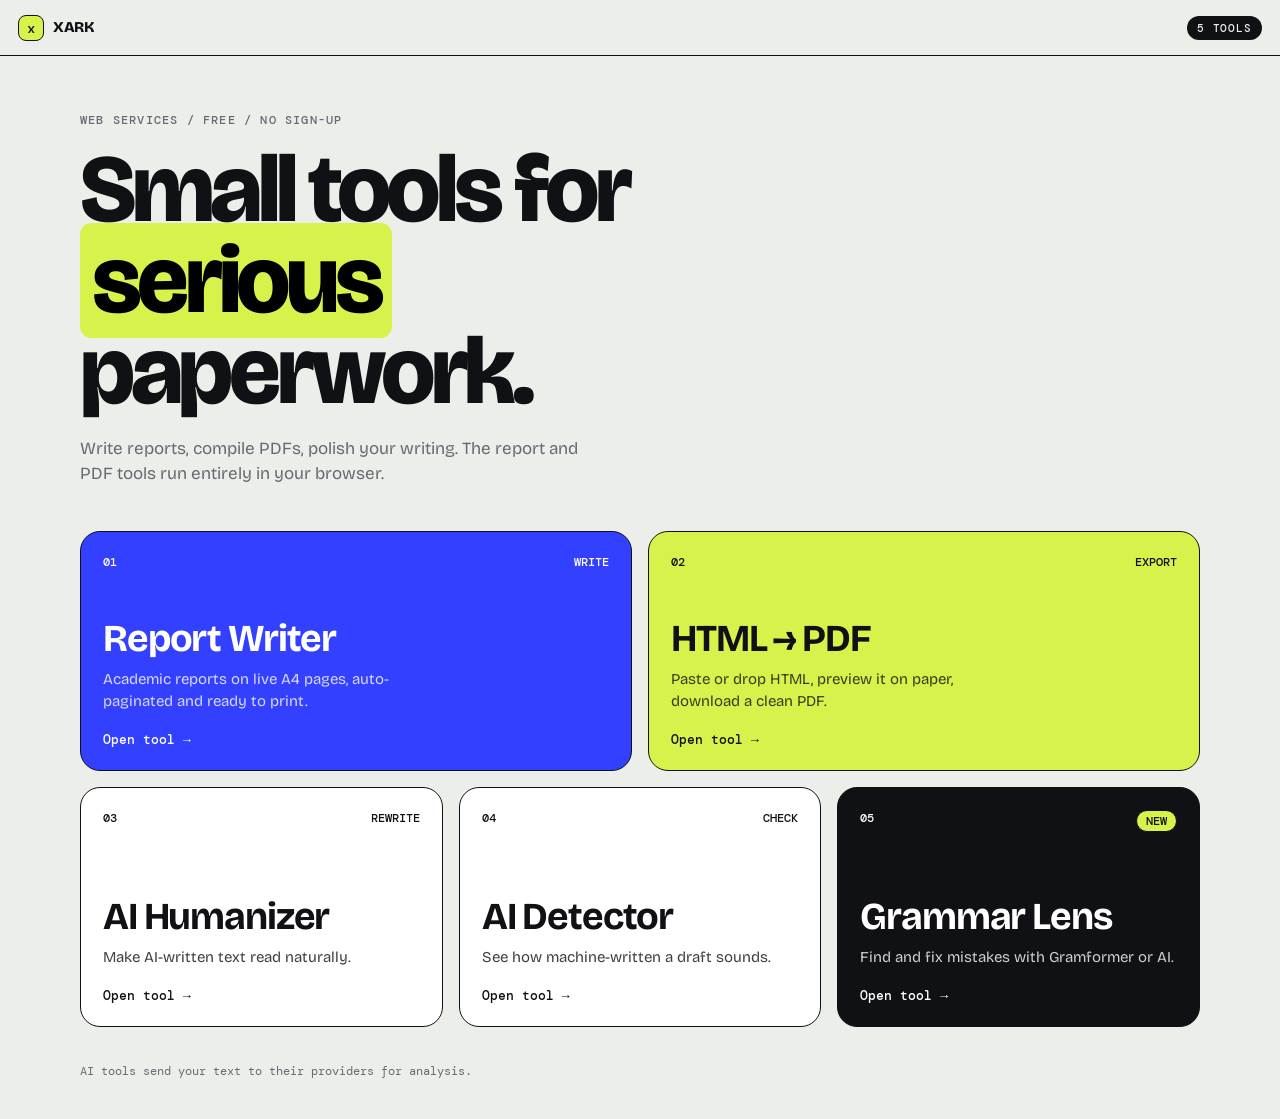
<file: index.html>
<!doctype html>
<html lang="en"><head><meta charset="utf-8"><meta name="viewport" content="width=device-width,initial-scale=1">
<title>XARK Web Services</title><link rel="preconnect" href="https://fonts.googleapis.com"><link rel="preconnect" href="https://fonts.gstatic.com" crossorigin><link href="https://fonts.googleapis.com/css2?family=Bricolage+Grotesque:opsz,wght@12..96,400..800&family=DM+Mono:wght@400;500&display=swap" rel="stylesheet">
<link rel="stylesheet" href="./assets/xark.css">
<style>
main{width:min(1120px,calc(100% - 32px));margin:0 auto;padding:56px 0 40px}
.eyebrow{font:500 12px var(--m);letter-spacing:.1em;text-transform:uppercase;color:var(--mut)}
h1{font-size:clamp(42px,8.5vw,96px);line-height:.95;letter-spacing:-.045em;font-weight:800;margin:16px 0 18px;max-width:11ch}
h1 mark{background:var(--lime);padding:0 .12em;border-radius:.12em;box-decoration-break:clone}
.sub{max-width:520px;color:var(--mut);font-size:17px;margin:0 0 44px}
.grid{display:grid;grid-template-columns:repeat(6,1fr);gap:16px}
.card{grid-column:span 2;display:flex;flex-direction:column;min-height:240px;padding:22px;border:1.5px solid var(--ink);border-radius:20px;background:var(--card);text-decoration:none;transition:transform .15s,box-shadow .15s}
.card:hover{transform:translate(-4px,-4px);box-shadow:6px 6px 0 var(--ink)}
.card.w{grid-column:span 3}.card.blue{background:var(--blue);color:#fff}.card.lime{background:var(--lime)}.card.dark{background:var(--ink);color:#fff}
.top{display:flex;justify-content:space-between;font:500 12px var(--m)}
.badge{padding:2px 9px;border-radius:99px;background:var(--lime);color:var(--ink);border:1.5px solid var(--ink)}
.card h2{font-size:clamp(26px,3.2vw,38px);letter-spacing:-.03em;line-height:1;margin:auto 0 10px}
.card p{margin:0;max-width:34ch;opacity:.8}
.go{margin-top:18px;font:500 13px var(--m)}.card:hover .go{text-decoration:underline}
footer{margin-top:36px;font:400 12px var(--m);color:var(--mut)}
@media(max-width:820px){.grid{grid-template-columns:1fr}.card,.card.w{grid-column:auto;min-height:190px}}
</style></head>
<body>
<header><a class="brand" href="./"><i>x</i>XARK</a><span>5 tools</span></header>
<main>
<div class="eyebrow">Web services / free / no sign-up</div>
<h1>Small tools for <mark>serious</mark> paperwork.</h1>
<p class="sub">Write reports, compile PDFs, polish your writing. The report and PDF tools run entirely in your browser.</p>
<div class="grid">
<a class="card w blue" href="./report/"><div class="top"><span>01</span><span>WRITE</span></div><h2>Report Writer</h2><p>Academic reports on live A4 pages, auto-paginated and ready to print.</p><div class="go">Open tool →</div></a>
<a class="card w lime" href="./com/"><div class="top"><span>02</span><span>EXPORT</span></div><h2>HTML → PDF</h2><p>Paste or drop HTML, preview it on paper, download a clean PDF.</p><div class="go">Open tool →</div></a>
<a class="card" href="./humanizer/"><div class="top"><span>03</span><span>REWRITE</span></div><h2>AI Humanizer</h2><p>Make AI-written text read naturally.</p><div class="go">Open tool →</div></a>
<a class="card" href="./dictator/"><div class="top"><span>04</span><span>CHECK</span></div><h2>AI Detector</h2><p>See how machine-written a draft sounds.</p><div class="go">Open tool →</div></a>
<a class="card dark" href="https://grammarlens.ai.studio/"><div class="top"><span>05</span><span class="badge">NEW</span></div><h2>Grammar Lens</h2><p>Find and fix mistakes with Gramformer or AI.</p><div class="go">Open tool →</div></a>
</div>
<footer>AI tools send your text to their providers for analysis.</footer>
</main></body></html>
</file>
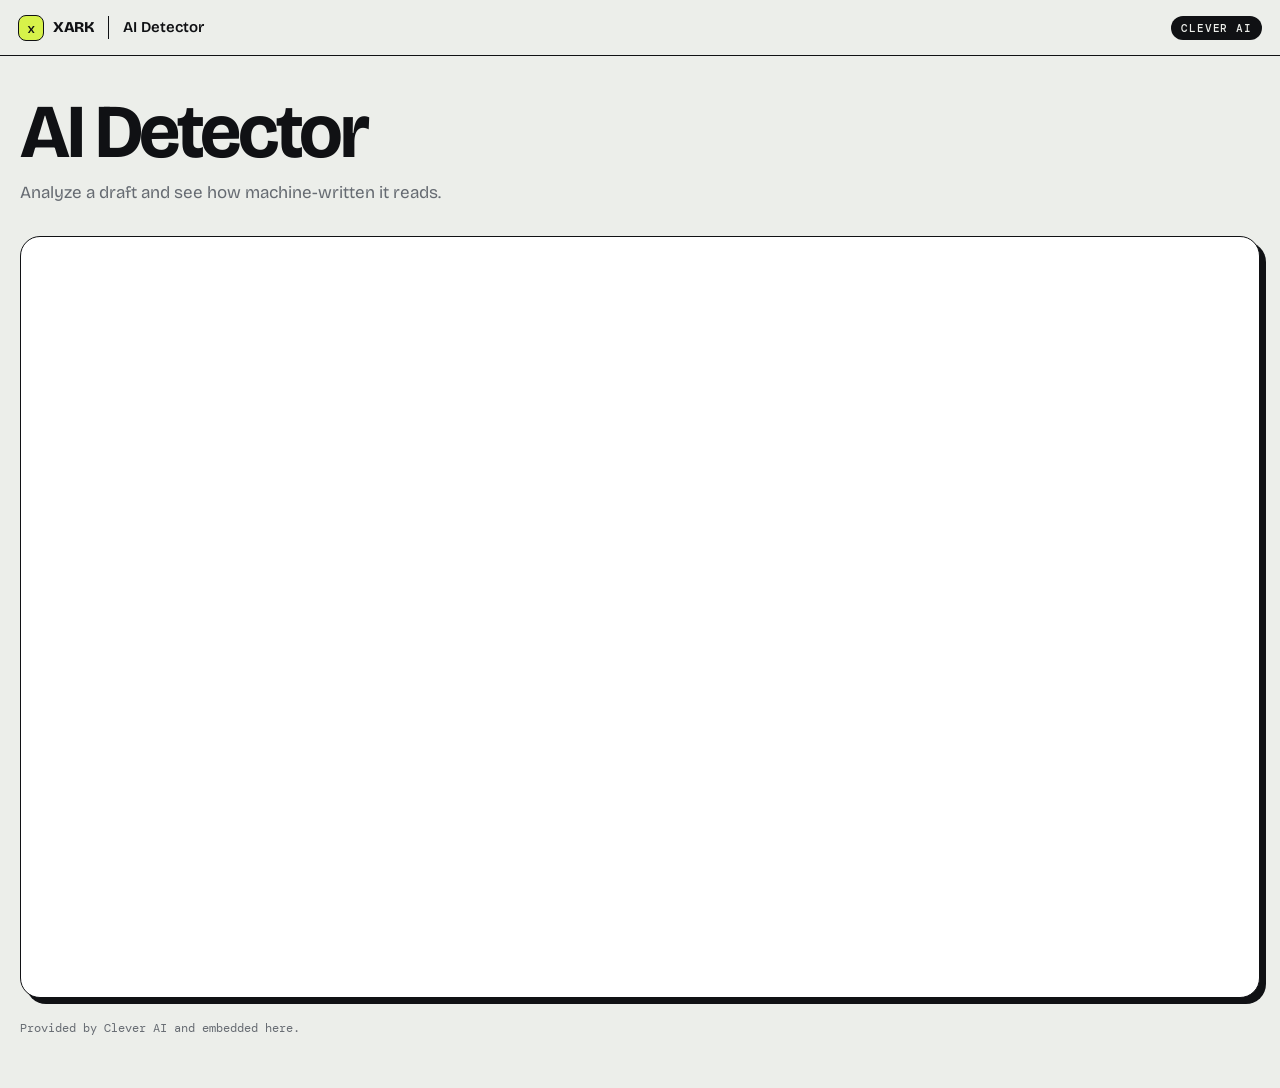
<file: dictator/index.html>
<!doctype html>
<html lang="en"><head><meta charset="utf-8"><meta name="viewport" content="width=device-width,initial-scale=1">
<title>AI Detector • XARK</title><link rel="preconnect" href="https://fonts.googleapis.com"><link rel="preconnect" href="https://fonts.gstatic.com" crossorigin><link href="https://fonts.googleapis.com/css2?family=Bricolage+Grotesque:opsz,wght@12..96,400..800&family=DM+Mono:wght@400;500&display=swap" rel="stylesheet">
<link rel="stylesheet" href="../assets/xark.css">
<style>main{width:min(1240px,calc(100% - 32px));margin:0 auto;padding:40px 0}
h1{font-size:clamp(38px,7vw,76px);line-height:.95;letter-spacing:-.045em;margin:0 0 12px}.intro{max-width:560px;color:var(--mut);font-size:17px;margin:0}
.widget{margin-top:30px;border:1.5px solid var(--ink);border-radius:20px;overflow:hidden;background:#fff;box-shadow:6px 6px 0 var(--ink)}
iframe{display:block;width:100%;height:760px;border:0}.note{font:12px var(--m);color:var(--mut);margin-top:22px}</style></head>
<body><header><a class="brand" href="../"><i>x</i>XARK</a><b>AI Detector</b><span>Clever AI</span></header>
<main><h1>AI Detector</h1><p class="intro">Analyze a draft and see how machine-written it reads.</p>
<section class="widget" aria-label="AI Detector"><iframe src="https://widgets.cleverhumanizer.ai/embed/c1a37f8ba2244f65a91ba24c4b2b6ba2?theme=light" aria-label="AI Detector" sandbox="allow-scripts allow-same-origin allow-popups allow-popups-to-escape-sandbox" allow="clipboard-write" referrerpolicy="origin"></iframe></section>
<p class="note">Provided by Clever AI and embedded here.</p></main></body></html>
</file>
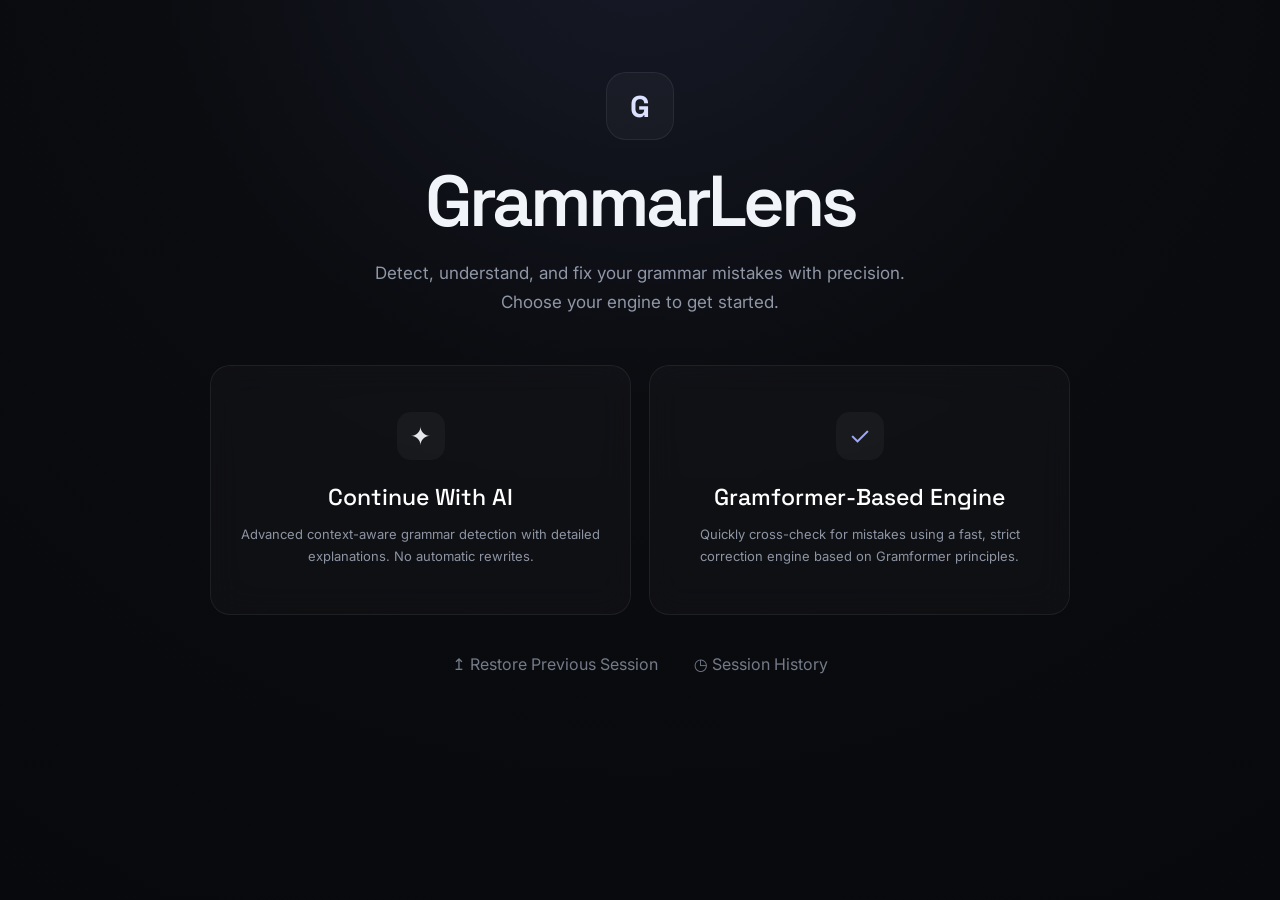
<file: grammar-lens/index.html>
<!doctype html>
<html lang="en">
<head>
<meta charset="utf-8">
<meta name="viewport" content="width=device-width,initial-scale=1">
<title>GrammarLens • XARK Web Services</title>
<link rel="preconnect" href="https://fonts.googleapis.com">
<link rel="preconnect" href="https://fonts.gstatic.com" crossorigin>
<link href="https://fonts.googleapis.com/css2?family=Inter:wght@300;400;500;600;700&family=Space+Grotesk:wght@500;600;700&display=swap" rel="stylesheet">
<link rel="stylesheet" href="./style.css">
</head>
<body>
<div class="app"><div class="ambient ambient-a"></div><div class="ambient ambient-b"></div>
<section id="welcome" class="screen">
  <div class="welcome-wrap">
    <div class="brand-mark"><span>G</span></div>
    <h1>GrammarLens</h1>
    <p class="lead">Detect, understand, and fix your grammar mistakes with precision.<br>Choose your engine to get started.</p>
    <div id="engineChoices" class="engine-grid">
      <button class="engine-card" data-engine="ai">
        <div class="icon-box">✦</div><h2>Continue With AI</h2>
        <p>Advanced context-aware grammar detection with detailed explanations. No automatic rewrites.</p>
      </button>
      <button class="engine-card" data-engine="gramformer">
        <div class="icon-box violet">✓</div><h2>Gramformer-Based Engine</h2>
        <p>Quickly cross-check for mistakes using a fast, strict correction engine based on Gramformer principles.</p>
      </button>
    </div>
    <div id="consent" class="consent hidden">
      <div class="consent-icon">⚿</div><h2>Privacy Notice</h2>
      <p>Text will be processed by the selected AI service (Google Gemini) to detect grammar mistakes. Your text will be sent to external servers for this analysis.</p>
      <div class="consent-actions"><button id="consentBack" class="secondary">Back</button><button id="consentYes" class="primary">I Consent</button></div>
    </div>
    <div class="welcome-links"><button id="restoreBtn">↥ Restore Previous Session</button><button id="historyBtn">◷ Session History</button><input id="restoreFile" type="file" accept=".json" hidden></div>
  </div>
</section>

<section id="workspace" class="screen hidden">
  <nav class="topbar">
    <div class="nav-inner">
      <div class="nav-brand"><div class="mini-mark">G</div><span>GrammarLens</span></div>
      <div class="nav-actions"><span id="enginePill" class="engine-pill"><i></i><b>Gramformer Engine</b></span><button id="navHistory" class="nav-btn">◷ <span>History</span></button><button id="exportBtn" class="nav-btn hidden">↓ <span>Export</span></button><button id="exitBtn" class="nav-btn exit">↪ <span>Exit</span></button></div>
    </div>
  </nav>
  <main class="main">
    <section id="inputModule" class="input-card glass">
      <div class="input-tabs" role="tablist">
        <button class="input-tab active" data-type="text">T <span>Text</span></button>
        <button class="input-tab" data-type="image">▧ <span>Image</span></button>
        <button class="input-tab" data-type="document">▤ <span>Document</span></button>
      </div>
      <div class="input-stage">
        <textarea id="editor" spellcheck="true" placeholder="Paste or type your text here..."></textarea>
        <div id="fileDrop" class="file-drop hidden"><div class="drop-icon">↑</div><h3>Drop a file here</h3><p>Upload an image or text document to continue.</p><input id="fileInput" type="file" hidden></div>
      </div>
      <div class="input-footer"><span id="inputMeta">0 words · 0 characters</span><button id="analyzeBtn" class="primary">Analyze Grammar <span>→</span></button></div>
      <div id="loading" class="loading hidden"><div class="spinner"></div><h3 id="loadingTitle">Analyzing…</h3><p id="loadingText">Initializing analysis</p></div>
    </section>

    <section id="review" class="review-layout hidden">
      <div class="review-main glass">
        <div class="fix-toolbar">
          <div class="toolbar-left"><div class="view-switch"><button class="view-btn active" data-view="highlights">◉ Highlights</button><button class="view-btn" data-view="edit">✎ Edit Text</button></div><div class="history-actions"><button id="undoBtn" title="Undo">↶</button><button id="redoBtn" title="Redo">↷</button></div></div>
          <div class="toolbar-right"><button id="applyAllBtn" class="success">✓ <span>Apply All</span></button><button id="ignoreAllBtn" class="subtle">× <span>Ignore All</span></button><button id="resetBtn" class="danger">⌫ <span>Reset</span></button></div>
        </div>
        <div id="highlightEditor" class="highlight-editor"></div>
        <textarea id="editEditor" class="edit-editor hidden"></textarea>
      </div>
      <aside class="review-side">
        <div class="side-panel glass">
          <div class="side-head"><div><h3>Review</h3><span id="issueCount">0 issues</span></div><button id="searchToggle">⌕</button></div>
          <input id="search" class="search hidden" placeholder="Search issues…">
          <div id="issueList" class="issue-list"></div>
        </div>
        <div id="explanation" class="side-panel glass explanation"></div>
      </aside>
    </section>
  </main>
</section>

<div id="exportModal" class="modal hidden"><div class="modal-backdrop"></div><div class="modal-card">
  <div class="modal-head"><h2>Export & Share</h2><button id="closeExport">×</button></div>
  <div class="modal-body"><label>Content to Export</label><div class="choice-grid" id="exportTypes"><button data-type="original">Original Text</button><button data-type="corrected" class="selected">Corrected Text</button><button data-type="report">Grammar Report</button><button data-type="session">Full Session</button></div><label>Format</label><div class="format-row" id="formats"><button data-format="txt" class="selected">TXT</button><button data-format="md">Markdown</button><button data-format="html">HTML</button><button data-format="json" class="json-format">JSON</button></div><div class="filename"><span>Filename:</span><b id="filename">GrammarLens_Corrected.txt</b></div></div>
  <div class="modal-foot"><button id="printExport" class="subtle">▣ Print</button><button id="copyExport" class="subtle">▢ Copy</button><button id="downloadExport" class="primary">↓ Download</button></div>
</div></div>
<div id="toast"></div>
<script src="./app.js"></script>
</body>
</html>
</file>
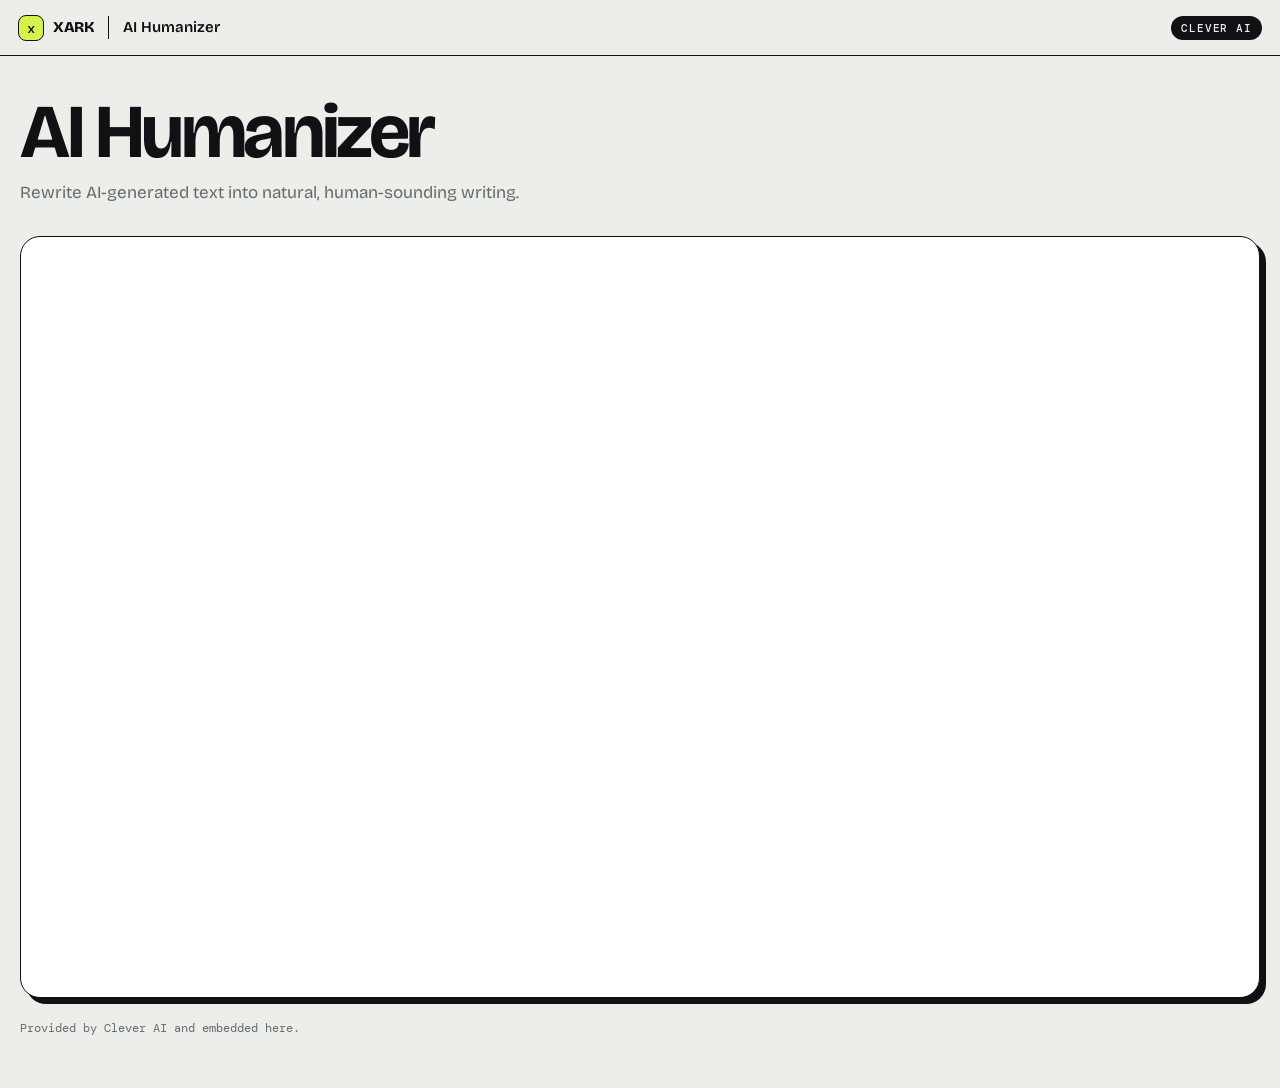
<file: humanizer/index.html>
<!doctype html>
<html lang="en"><head><meta charset="utf-8"><meta name="viewport" content="width=device-width,initial-scale=1">
<title>AI Humanizer • XARK</title><link rel="preconnect" href="https://fonts.googleapis.com"><link rel="preconnect" href="https://fonts.gstatic.com" crossorigin><link href="https://fonts.googleapis.com/css2?family=Bricolage+Grotesque:opsz,wght@12..96,400..800&family=DM+Mono:wght@400;500&display=swap" rel="stylesheet">
<link rel="stylesheet" href="../assets/xark.css">
<style>main{width:min(1240px,calc(100% - 32px));margin:0 auto;padding:40px 0}
h1{font-size:clamp(38px,7vw,76px);line-height:.95;letter-spacing:-.045em;margin:0 0 12px}.intro{max-width:560px;color:var(--mut);font-size:17px;margin:0}
.widget{margin-top:30px;border:1.5px solid var(--ink);border-radius:20px;overflow:hidden;background:#fff;box-shadow:6px 6px 0 var(--ink)}
iframe{display:block;width:100%;height:760px;border:0}.note{font:12px var(--m);color:var(--mut);margin-top:22px}</style></head>
<body><header><a class="brand" href="../"><i>x</i>XARK</a><b>AI Humanizer</b><span>Clever AI</span></header>
<main><h1>AI Humanizer</h1><p class="intro">Rewrite AI-generated text into natural, human-sounding writing.</p>
<section class="widget" aria-label="AI Humanizer"><iframe src="https://widgets.cleverhumanizer.ai/embed/2dad06c0d82f4aabbfc91e7369d2fb6c?theme=light" aria-label="AI Humanizer" sandbox="allow-scripts allow-same-origin allow-popups allow-popups-to-escape-sandbox" allow="clipboard-write" referrerpolicy="origin"></iframe></section>
<p class="note">Provided by Clever AI and embedded here.</p></main></body></html>
</file>
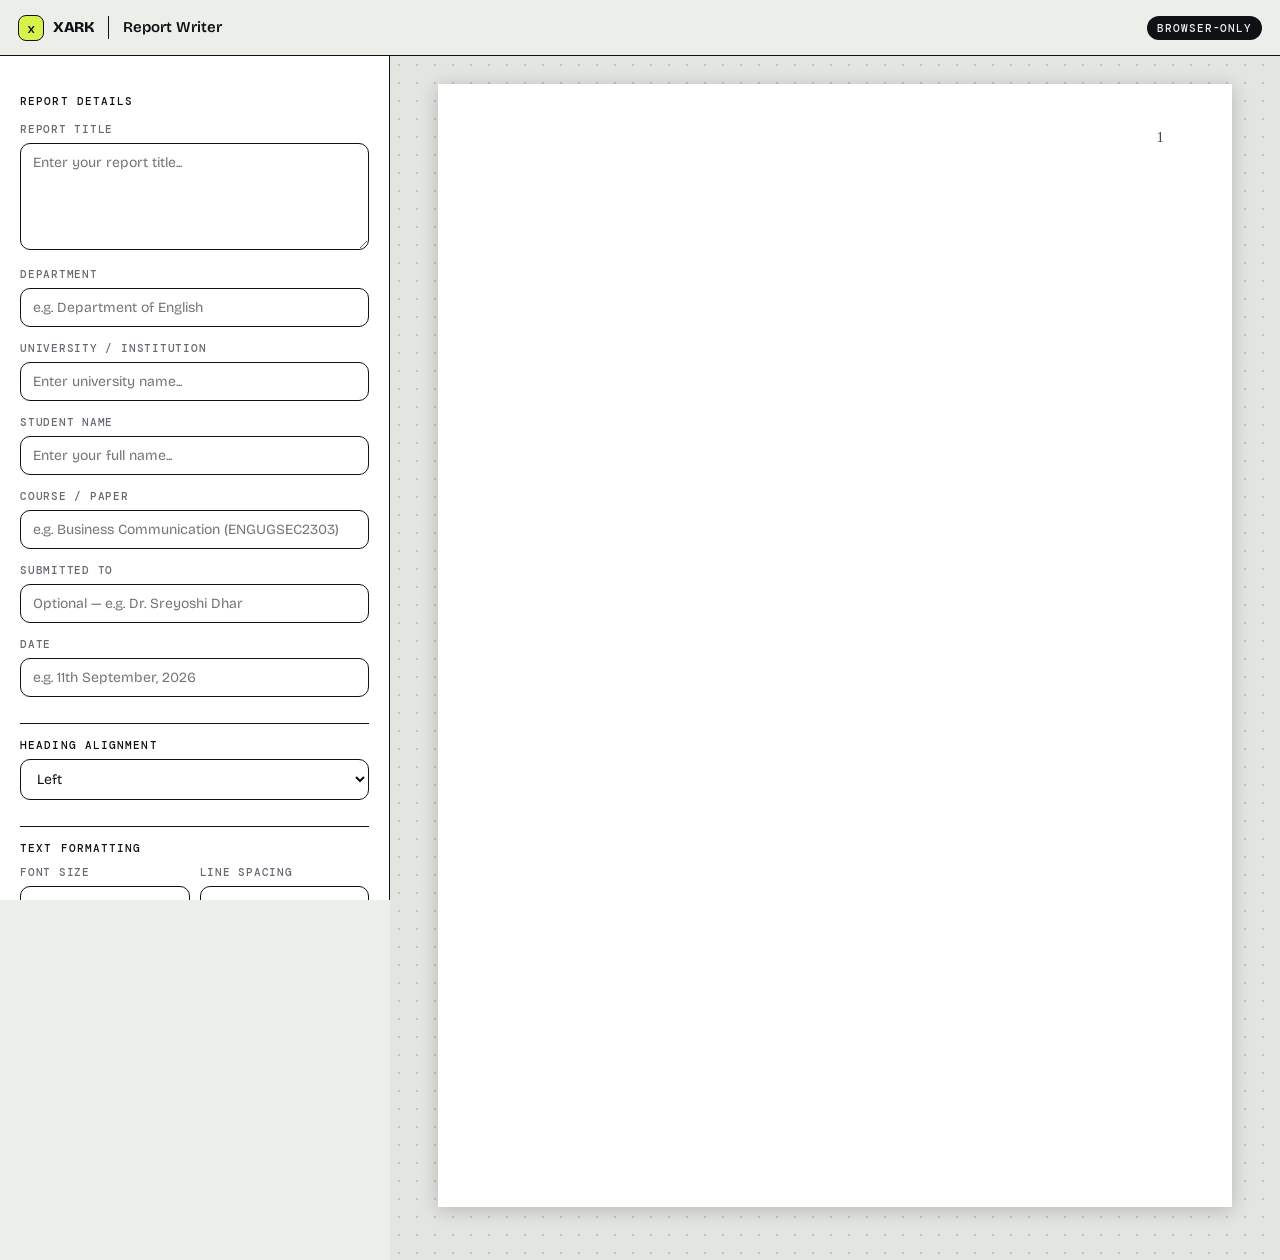
<file: report/index.html>
<!DOCTYPE html>
<html lang="en">
<head>
<meta charset="UTF-8">
<meta name="viewport" content="width=device-width, initial-scale=1.0">
<title>XARK Report</title>
<link rel="preconnect" href="https://fonts.googleapis.com"><link rel="preconnect" href="https://fonts.gstatic.com" crossorigin><link href="https://fonts.googleapis.com/css2?family=Bricolage+Grotesque:opsz,wght@12..96,400..800&family=DM+Mono:wght@400;500&display=swap" rel="stylesheet"><link rel="stylesheet" href="../assets/xark.css"><style>
.layout{display:grid;grid-template-columns:390px 1fr;min-height:calc(100vh - 56px)}
aside{padding:4px 20px 28px;overflow:auto;max-height:calc(100vh - 56px);border-right:1.5px solid var(--ink);background:var(--card)}
aside h2{font:500 11px var(--m);text-transform:uppercase;letter-spacing:.1em;margin:26px 0 0;padding-top:14px;border-top:1.5px solid var(--ink)}
aside h2:first-child{border:0;margin-top:20px}
textarea{resize:vertical}
.format-grid{display:grid;grid-template-columns:1fr 1fr;gap:10px}.format-grid label{margin:10px 0}
.format-note{color:var(--mut);font-size:12px;margin:4px 0 8px}
aside>button{width:100%;margin-top:12px}
#preview{padding:28px;overflow:auto;background:var(--desk)}
.preview{width:210mm;height:297mm;min-height:297mm;background:#fff;color:#000;margin:0 auto 25px;padding:25.4mm;position:relative;box-shadow:0 3px 18px #0003;overflow:hidden;break-after:page;page-break-after:always}
.preview:last-child{break-after:auto;page-break-after:auto}
.page-body{height:246.2mm;overflow:hidden}
.no{position:absolute;right:18mm;top:12mm;color:#000;opacity:.72;font:normal 11pt "Times New Roman",serif;letter-spacing:.1px}
.title{padding-top:0}
.title .page-body{height:246.2mm;display:flex;flex-direction:column;align-items:stretch;text-align:center;padding-top:35mm;padding-bottom:12mm}
.title h1{font-weight:bold;color:#000 !important;-webkit-text-fill-color:#000;font-family:"Times New Roman",serif;max-width:150mm;margin:0 auto 18mm}
.meta{line-height:2;color:#000 !important;-webkit-text-fill-color:#000;opacity:1}
.submitted{margin-top:18mm;line-height:2;color:#000 !important;-webkit-text-fill-color:#000;opacity:1}
.submitted-to{margin-top:12mm;line-height:2;color:#000 !important;-webkit-text-fill-color:#000;opacity:1}
.meta,.submitted,.submitted-to,.date{font-family:"Times New Roman",serif;color:#000 !important;-webkit-text-fill-color:#000;opacity:1;line-height:2}
.section{font-weight:bold;color:#000;margin:0 0 8pt;font-family:"Times New Roman",serif}
.p{font-family:"Times New Roman",serif;color:#000;text-align:justify;margin:0;text-indent:1.27cm}
.ref{font-family:"Times New Roman",serif;color:#000;text-align:left;margin:0;text-indent:0}
.measure{position:absolute;left:-100000px;top:0;width:210mm;height:297mm;visibility:hidden;pointer-events:none}
@media(max-width:850px){.layout{grid-template-columns:1fr}aside{max-height:none;border:0}.preview{margin-left:0}}
@media print{@page{size:A4 portrait;margin:0}body{background:#fff}header,aside{display:none!important}.layout{display:block;min-height:0}#preview{padding:0;background:none;overflow:visible}.preview{margin:0!important;box-shadow:none!important}}
</style>
</head>
<body>
<header><a class="brand" href="../"><i>x</i>XARK</a><b>Report Writer</b><span>Browser-only</span></header>
<div class="layout">
<aside>
<h2>Report Details</h2>
<label>Report Title<textarea id="title" rows="5" placeholder="Enter your report title..."></textarea></label>
<label>Department<input id="department" type="text" placeholder="e.g. Department of English"></label>
<label>University / Institution<input id="university" type="text" placeholder="Enter university name..."></label>
<label>Student Name<input id="student" type="text" placeholder="Enter your full name..."></label>
<label>Course / Paper<input id="course" type="text" placeholder="e.g. Business Communication (ENGUGSEC2303)"></label>
<label>Submitted To<input id="submittedTo" type="text" placeholder="Optional — e.g. Dr. Sreyoshi Dhar"></label>
<label>Date<input id="date" type="text" placeholder="e.g. 11th September, 2026"></label>
<h2>Heading Alignment</h2><select id="align"><option value="left">Left</option><option value="center">Center</option><option value="right">Right</option></select>
<h2>Text Formatting</h2>
<div class="format-grid">
<label>Font Size<select id="fontSize"><option value="10">10 pt</option><option value="11">11 pt</option><option value="12" selected>12 pt</option><option value="13">13 pt</option><option value="14">14 pt</option><option value="16">16 pt</option><option value="18">18 pt</option></select></label>
<label>Line Spacing<select id="lineSpacing"><option value="1">1.0 — Single</option><option value="1.15">1.15</option><option value="1.5">1.5</option><option value="2" selected>2.0 — Double</option><option value="2.2">2.2 — Expanded</option><option value="2.5">2.5</option><option value="3">3.0</option></select></label>
</div>
<p class="format-note">Double spacing is applied explicitly (12 pt at 2.0 = 24 pt). Preview and PDF export use fixed A4 pages with automatic pagination.</p>
<h2>Executive Summary</h2><textarea id="summary" rows="14" placeholder="Write your executive summary here...

Separate paragraphs with one blank line."></textarea>
<h2>Report</h2><textarea id="report" rows="20" placeholder="Write your report here...

Separate paragraphs with one blank line."></textarea>
<h2>References</h2><textarea id="refs" rows="12" placeholder="Enter your references here...

Example:

1. Author, Name. Title. Publisher, Year.

2. Author, Name. Title. Publisher, Year."></textarea>
<button type="button" onclick="window.print()">Print / Save PDF</button>
<button type="button" class="secondary" onclick="clearAll()">Clear All</button>
</aside>
<main id="preview"></main>
</div>
<script>
const $=id=>document.getElementById(id);
function escapeHTML(value){
  return String(value??"").replace(/&/g,"&amp;").replace(/</g,"&lt;").replace(/>/g,"&gt;").replace(/"/g,"&quot;");
}
function getLastName(){
  const fullName=$("student").value.trim();
  if(!fullName)return "";
  const parts=fullName.split(/\s+/);
  return parts[parts.length-1];
}
function pageLabel(number){
  const surname=getLastName();
  return surname?(`${surname} ${number}`):String(number);
}
function lineHeightPt(fontSize,lineSpacing){
  return fontSize*lineSpacing;
}
function paragraphsFrom(text){
  return String(text||"").split(/\n\s*\n/).map(p=>p.trim()).filter(Boolean);
}
function makeParagraph(text,reference,fontSize,lineSpacing){
  const p=document.createElement("p");
  p.className=reference?"ref":"p";
  p.style.fontSize=`${fontSize}pt`;
  p.style.lineHeight=`${lineHeightPt(fontSize,lineSpacing)}pt`;
  p.style.color="#000";
  p.textContent=text;
  return p;
}
function makePage(){
  const page=document.createElement("section");
  page.className="preview";
  const no=document.createElement("div");
  no.className="no";
  const body=document.createElement("div");
  body.className="page-body";
  page.append(no,body);
  $("preview").appendChild(page);
  return {page,body,no};
}
function setHeading(body,title,alignment,fontSize){
  const h=document.createElement("h2");
  h.className="section";
  h.style.textAlign=alignment;
  h.style.fontSize=`${fontSize+2}pt`;
  h.style.lineHeight="1.2";
  h.textContent=title;
  body.appendChild(h);
}
function fits(body,node){
  body.appendChild(node);
  const ok=body.scrollHeight<=body.clientHeight+0.5;
  if(!ok)body.removeChild(node);
  return ok;
}
function appendSplitParagraph(text,reference,fontSize,lineSpacing,bodyRef,pageListRef){
  let remaining=String(text||"").trim();
  while(remaining){
    const words=remaining.split(/\s+/);
    const probe=makeParagraph("",reference,fontSize,lineSpacing);
    bodyRef.current.appendChild(probe);
    let low=1,high=words.length,best=0;
    while(low<=high){
      const mid=Math.floor((low+high)/2);
      probe.textContent=words.slice(0,mid).join(" ");
      if(bodyRef.current.scrollHeight<=bodyRef.current.clientHeight+0.5){
        best=mid; low=mid+1;
      }else{
        high=mid-1;
      }
    }
    if(best===0){
      probe.textContent=words[0];
      remaining=words.slice(1).join(" ");
    }else{
      probe.textContent=words.slice(0,best).join(" ");
      remaining=words.slice(best).join(" ");
    }
    if(remaining){
      const next=makePage();
      bodyRef.current=next.body;
      pageListRef.push(next.page);
    }
  }
}
function paginateSection(title,text,reference,fontSize,lineSpacing,alignment,pageList){
  if(!String(text||"").trim())return;
  let current=makePage();
  pageList.push(current.page);
  setHeading(current.body,title,alignment,fontSize);
  const bodyRef={current:current.body};
  for(const para of paragraphsFrom(text)){
    const node=makeParagraph(para,reference,fontSize,lineSpacing);
    if(fits(bodyRef.current,node))continue;
    const fresh=makePage();
    bodyRef.current=fresh.body;
    pageList.push(fresh.page);
    if(!fits(bodyRef.current,node)){
      bodyRef.current.removeChild(node);
      appendSplitParagraph(para,reference,fontSize,lineSpacing,bodyRef,pageList);
    }
  }
}
function renderReport(){
  const title=$("title").value;
  const department=$("department").value;
  const university=$("university").value;
  const student=$("student").value;
  const course=$("course").value;
  const submittedTo=$("submittedTo").value.trim();
  const date=$("date").value;
  const alignment=$("align").value;
  const fontSize=parseFloat($("fontSize").value);
  const lineSpacing=parseFloat($("lineSpacing").value);
  const summary=$("summary").value;
  const report=$("report").value;
  const references=$("refs").value;
  $("preview").innerHTML="";
  const pages=[];

  const titlePage=makePage();
  titlePage.page.classList.add("title");
  pages.push(titlePage.page);
  const submittedBlock=submittedTo?`<div class="submitted-to" style="font-size:${fontSize}pt;line-height:2;color:#000 !important;-webkit-text-fill-color:#000;opacity:1;"><b>${escapeHTML(submittedTo)}</b></div>`:"";
  titlePage.body.innerHTML=
    `<h1 style="font-size:${fontSize}pt;line-height:2;color:#000;">${escapeHTML(title)}</h1>
     <div class="meta" style="font-size:${fontSize}pt;line-height:2;color:#000 !important;-webkit-text-fill-color:#000;opacity:1;">${escapeHTML(student)}<br>${escapeHTML(department)}<br>${escapeHTML(university)}<br>${escapeHTML(course)}</div>
     ${submittedBlock}
     <div class="date" style="font-size:${fontSize}pt;line-height:2;color:#000 !important;-webkit-text-fill-color:#000;opacity:1;margin-top:auto;">${escapeHTML(date)}</div>`;

  paginateSection("Executive Summary",summary,false,fontSize,lineSpacing,alignment,pages);
  paginateSection("Report",report,false,fontSize,lineSpacing,alignment,pages);
  paginateSection("References",references,true,fontSize,lineSpacing,alignment,pages);

  // The sample numbers every page, including the title page.
  pages.forEach((page,index)=>{
    const number=page.querySelector(".no");
    number.style.display="";
    number.textContent=pageLabel(index+1);
  });
}
function clearAll(){
  ["title","department","university","student","course","submittedTo","date","summary","report","refs"].forEach(id=>$(id).value="");
  $("align").value="left";
  $("fontSize").value="12";
  $("lineSpacing").value="2";
  renderReport();
}
["title","department","university","student","course","submittedTo","date","align","fontSize","lineSpacing","summary","report","refs"].forEach(id=>{
  $(id).addEventListener("input",renderReport);
  $(id).addEventListener("change",renderReport);
});
renderReport();
if(document.fonts?.ready)document.fonts.ready.then(renderReport);
</script>
</body>
</html>
</file>
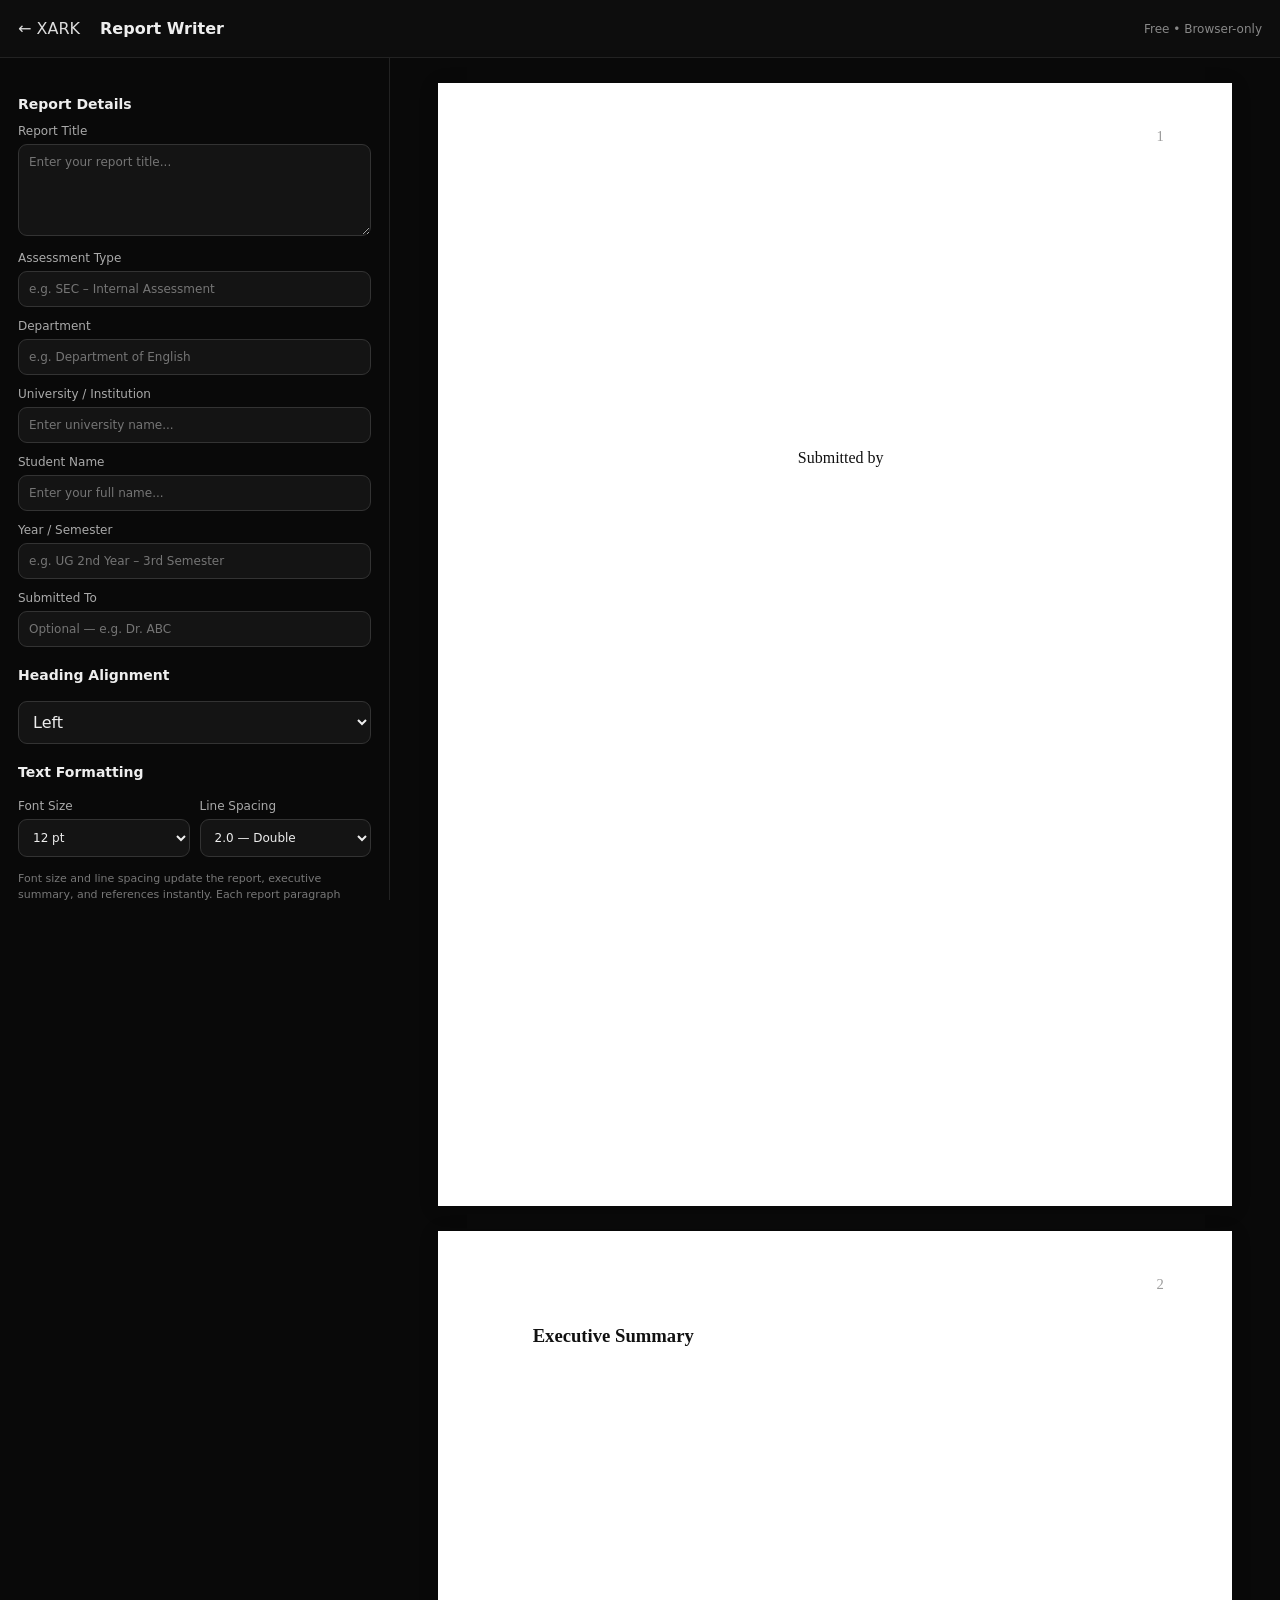
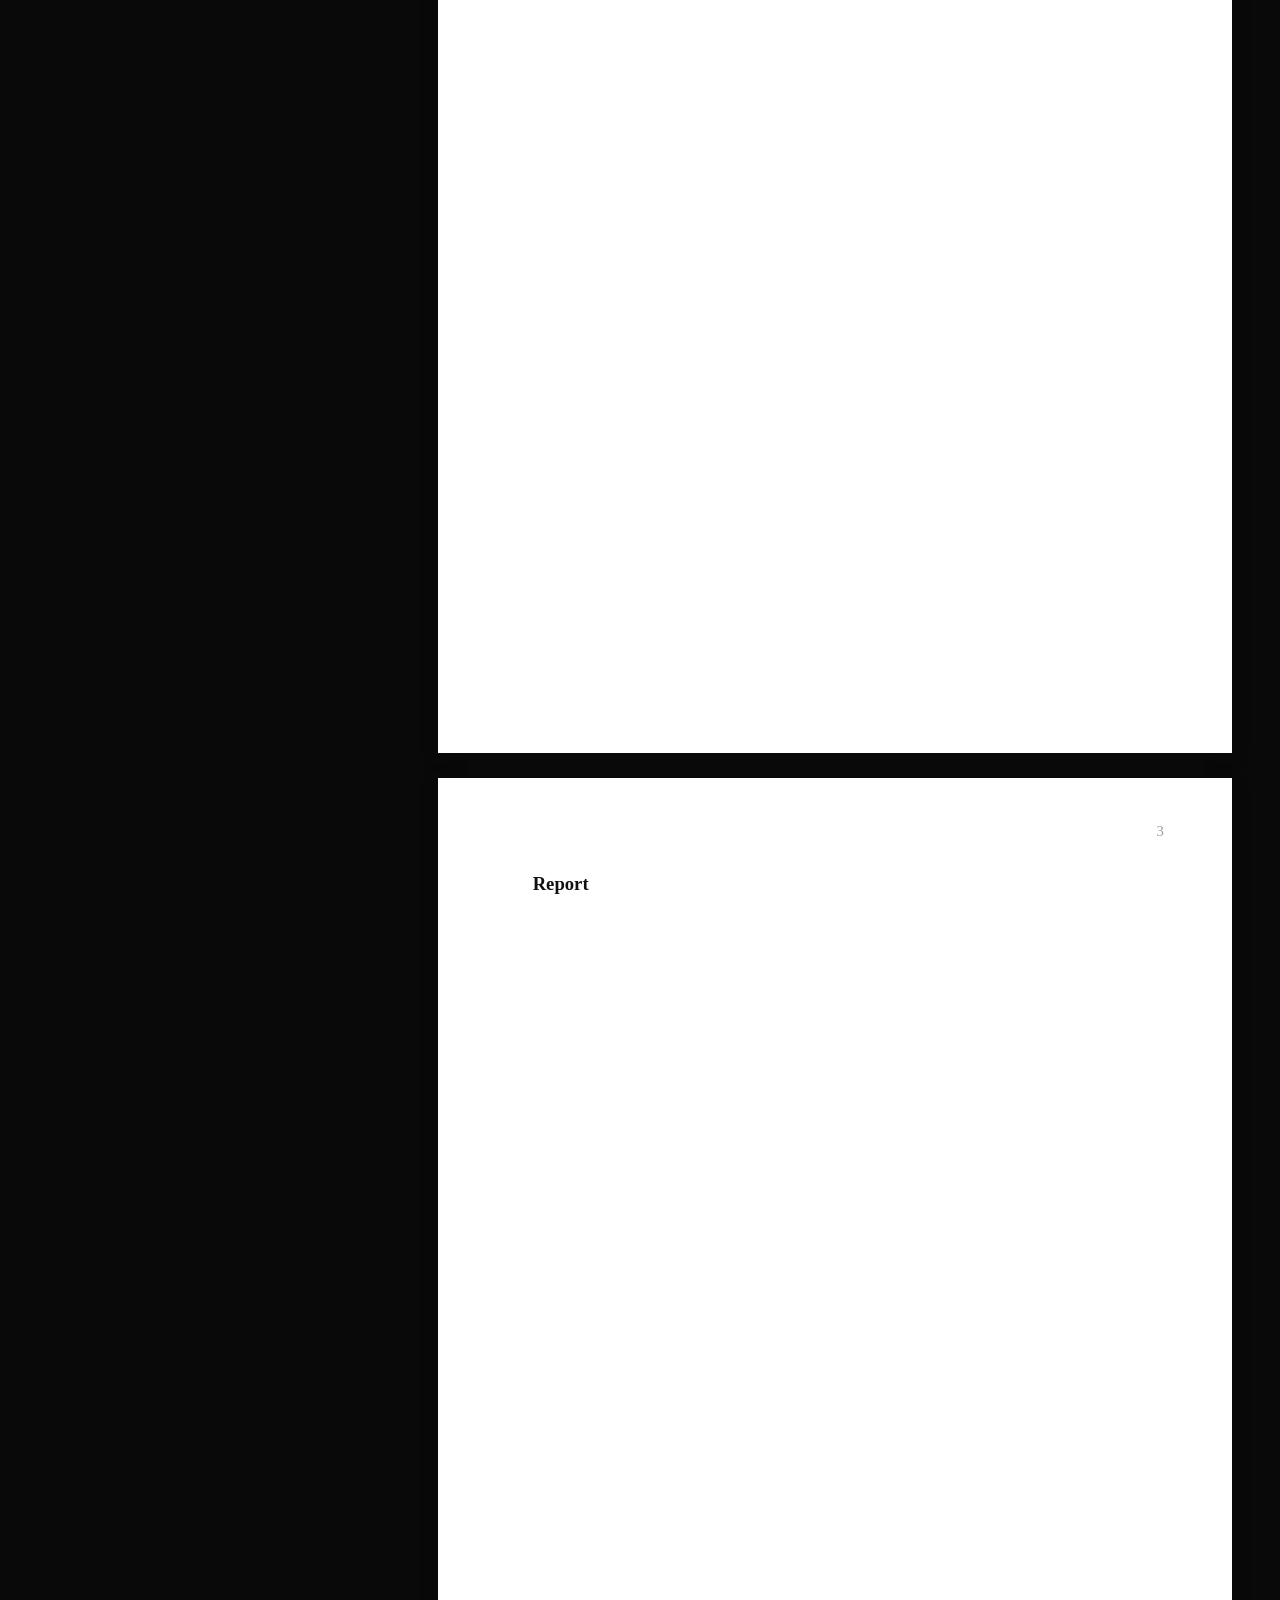
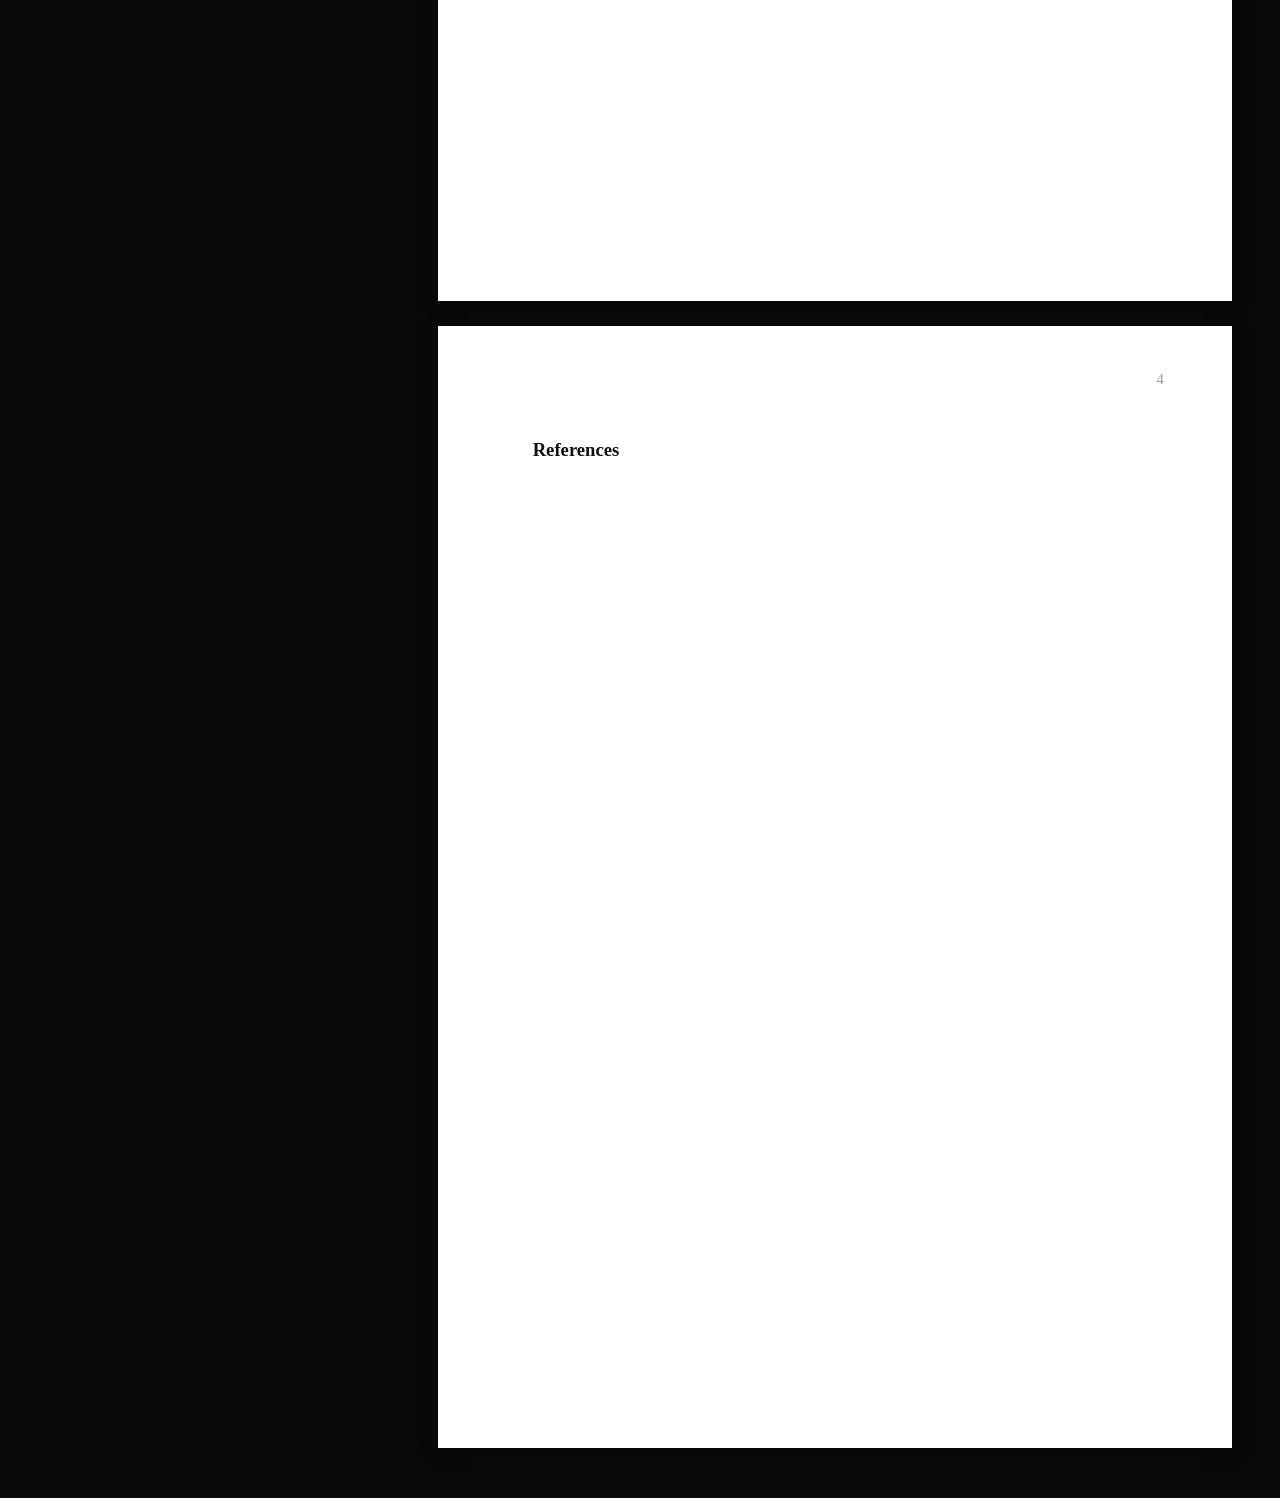
<file: rr/xark-report-writer-updated.html>
<!DOCTYPE html>
<html lang="en">
<head>
<meta charset="UTF-8">
<meta name="viewport" content="width=device-width, initial-scale=1.0">
<title>XARK Report Writer</title>
<style>
*{box-sizing:border-box}body{margin:0;background:#090909;color:#eee;font-family:system-ui,-apple-system,BlinkMacSystemFont,"Segoe UI",sans-serif}header{height:58px;display:flex;align-items:center;gap:20px;padding:0 18px;border-bottom:1px solid #222;position:sticky;top:0;background:#0d0d0d;z-index:5}header a{color:#ddd;text-decoration:none}header span{margin-left:auto;color:#888;font-size:12px}.layout{display:grid;grid-template-columns:390px 1fr;min-height:calc(100vh - 58px)}aside{padding:18px;overflow:auto;max-height:calc(100vh - 58px);border-right:1px solid #222}label{display:block;color:#aaa;font-size:12px;margin:12px 0}input,textarea,select{width:100%;margin-top:6px;background:#141414;color:#eee;border:1px solid #333;border-radius:9px;padding:10px;font:inherit}textarea{resize:vertical}h2{font-size:14px;margin-top:20px}.format-grid{display:grid;grid-template-columns:1fr 1fr;gap:10px}.format-grid label{margin:8px 0}.format-note{color:#777;font-size:11px;margin:6px 0 12px;line-height:1.4}button{width:100%;padding:12px;border:0;border-radius:10px;margin-top:14px;font-weight:700;cursor:pointer}button.secondary{background:#191919;color:#ddd;border:1px solid #333}#preview{padding:25px;overflow:auto}.preview{width:210mm;min-height:297mm;background:#fff;color:#111;margin:0 auto 25px;padding:25mm 22mm 20mm 25mm;position:relative;box-shadow:0 3px 18px #0003;page-break-after:always}.preview:last-child{page-break-after:auto}.no{position:absolute;right:18mm;top:12mm;color:#777;opacity:.72;font:normal 11pt "Times New Roman",serif;letter-spacing:.1px}.title{text-align:center;padding-top:45mm}.title h1{font-weight:bold;max-width:150mm;margin:0 auto 18mm}.meta{line-height:1.7}.submitted{margin-top:18mm}.submitted-to{margin-top:12mm}.meta,.submitted,.submitted-to{font-family:"Times New Roman",serif}.section{font-weight:bold;margin:0 0 8pt;font-family:"Times New Roman",serif}.p{font-family:"Times New Roman",serif;text-align:justify;margin:0;text-indent:1.27cm}.ref{font-family:"Times New Roman",serif;text-align:left;margin:0;text-indent:0}.refs{padding-top:30mm}@media(max-width:850px){.layout{grid-template-columns:1fr}aside{max-height:none;border:0}#preview{overflow:auto}.preview{margin-left:0}}@media print{body{background:#fff}header,aside{display:none}.layout{display:block}#preview{padding:0}.preview{margin:0;box-shadow:none}.no{color:#777;opacity:.72}}
</style>
</head>
<body>
<header><a href="../">← XARK</a><b>Report Writer</b><span>Free • Browser-only</span></header>
<div class="layout">
<aside>
<h2>Report Details</h2>
<label>Report Title<textarea id="title" rows="5" placeholder="Enter your report title..."></textarea></label>
<label>Assessment Type<input id="assessment" type="text" placeholder="e.g. SEC – Internal Assessment"></label>
<label>Department<input id="department" type="text" placeholder="e.g. Department of English"></label>
<label>University / Institution<input id="university" type="text" placeholder="Enter university name..."></label>
<label>Student Name<input id="student" type="text" placeholder="Enter your full name..."></label>
<label>Year / Semester<input id="semester" type="text" placeholder="e.g. UG 2nd Year – 3rd Semester"></label>
<label>Submitted To<input id="submittedTo" type="text" placeholder="Optional — e.g. Dr. ABC"></label>
<h2>Heading Alignment</h2><select id="align"><option value="left">Left</option><option value="center">Center</option><option value="right">Right</option></select>
<h2>Text Formatting</h2>
<div class="format-grid"><label>Font Size<select id="fontSize"><option value="10">10 pt</option><option value="11">11 pt</option><option value="12" selected>12 pt</option><option value="13">13 pt</option><option value="14">14 pt</option><option value="16">16 pt</option><option value="18">18 pt</option></select></label><label>Line Spacing<select id="lineSpacing"><option value="1">1.0 — Single</option><option value="1.15">1.15</option><option value="1.5">1.5</option><option value="2" selected>2.0 — Double</option><option value="2.2">2.2</option><option value="2.5">2.5</option><option value="3">3.0</option></select></label></div>
<p class="format-note">Font size and line spacing update the report, executive summary, and references instantly. Each report paragraph receives a 1.27 cm first-line indent.</p>
<h2>Executive Summary</h2><textarea id="summary" rows="14" placeholder="Write your executive summary here...

Separate paragraphs with one blank line."></textarea>
<h2>Report</h2><textarea id="report" rows="20" placeholder="Write your report here...

Separate paragraphs with one blank line."></textarea>
<h2>References</h2><textarea id="refs" rows="12" placeholder="Enter your references here...

Example:

1. Author, Name. Title. Publisher, Year.

2. Author, Name. Title. Publisher, Year."></textarea>
<button type="button" onclick="window.print()">Print / Save PDF</button><button type="button" class="secondary" onclick="clearAll()">Clear All</button>
</aside>
<main id="preview"></main>
</div>
<script>
const $=id=>document.getElementById(id);
function escapeHTML(value){return String(value||"").replace(/&/g,"&amp;").replace(/</g,"&lt;").replace(/>/g,"&gt;").replace(/"/g,"&quot;")}
function getLastName(){const fullName=$("student").value.trim();if(!fullName)return "";const parts=fullName.split(/\s+/);return parts[parts.length-1]}
function pageLabel(number){const surname=getLastName();return surname?`${escapeHTML(surname)} ${number}`:String(number)}
function createParagraphs(text,reference=false,fontSize=12,lineSpacing=2){return String(text||"").split(/\n\s*\n/).map(p=>p.trim()).filter(Boolean).map(p=>{const safe=escapeHTML(p).replace(/\n/g,"<br>");return `<p class="${reference?"ref":"p"}" style="font-size:${fontSize}pt;line-height:${lineSpacing};">${safe}</p>`}).join("")}
function renderReport(){const title=$("title").value,assessment=$("assessment").value,department=$("department").value,university=$("university").value,student=$("student").value,semester=$("semester").value,submittedTo=$("submittedTo").value.trim(),alignment=$("align").value,fontSize=parseFloat($("fontSize").value),lineSpacing=parseFloat($("lineSpacing").value),summary=$("summary").value,report=$("report").value,references=$("refs").value;
const submittedToHTML=submittedTo?`<div class="submitted-to" style="font-size:${fontSize}pt;line-height:1.7;">Submitted to<br><b>${escapeHTML(submittedTo)}</b></div>`:"";
const titlePage=`<section class="preview title"><div class="no">${pageLabel(1)}</div><h1 style="font-size:${fontSize}pt;line-height:1.35;">${escapeHTML(title)}</h1><div class="meta" style="font-size:${fontSize}pt;line-height:1.7;">${escapeHTML(assessment)}<br>${escapeHTML(department)}<br>${escapeHTML(university)}</div><div class="submitted" style="font-size:${fontSize}pt;line-height:1.7;">Submitted by<br><b>${escapeHTML(student)}</b><br>${escapeHTML(semester)}</div>${submittedToHTML}</section>`;
const summaryPage=`<section class="preview"><div class="no">${pageLabel(2)}</div><h2 class="section" style="text-align:${alignment};font-size:${fontSize+2}pt;line-height:1.2;">Executive Summary</h2>${createParagraphs(summary,false,fontSize,lineSpacing)}</section>`;
const reportPage=`<section class="preview"><div class="no">${pageLabel(3)}</div><h2 class="section" style="text-align:${alignment};font-size:${fontSize+2}pt;line-height:1.2;">Report</h2>${createParagraphs(report,false,fontSize,lineSpacing)}</section>`;
const referencePage=`<section class="preview refs"><div class="no">${pageLabel(4)}</div><h2 class="section" style="text-align:${alignment};font-size:${fontSize+2}pt;line-height:1.2;">References</h2>${createParagraphs(references,true,fontSize,lineSpacing)}</section>`;
$("preview").innerHTML=titlePage+summaryPage+reportPage+referencePage}
function clearAll(){["title","assessment","department","university","student","semester","submittedTo","summary","report","refs"].forEach(id=>$(id).value="");$("align").value="left";$("fontSize").value="12";$("lineSpacing").value="2";renderReport()}
["title","assessment","department","university","student","semester","submittedTo","align","fontSize","lineSpacing","summary","report","refs"].forEach(id=>{$(id).addEventListener("input",renderReport);$(id).addEventListener("change",renderReport)});renderReport();
</script>
</body>
</html>
</file>
<file: assets/xark.css>
*{box-sizing:border-box}
:root{--bg:#eceeea;--card:#fff;--ink:#101114;--mut:#666b72;--line:#d5d8d3;--blue:#3340ff;--lime:#d7f24a;--red:#e5484d;--sh:3px 3px 0 var(--ink);--f:"Bricolage Grotesque",system-ui,sans-serif;--m:"DM Mono",ui-monospace,monospace;--desk:radial-gradient(#bfc4bd 1px,transparent 1.5px) 0 0/18px 18px,#e2e5e0}
html,body{margin:0;min-height:100%}
body{background:var(--bg);color:var(--ink);font:400 15px/1.5 var(--f);-webkit-font-smoothing:antialiased}
a{color:inherit}.hidden{display:none!important}
header{height:56px;display:flex;align-items:center;gap:14px;padding:0 18px;border-bottom:1.5px solid var(--ink);background:var(--bg);position:sticky;top:0;z-index:20}
header .brand,.back{display:inline-flex;align-items:center;gap:9px;font-weight:800;letter-spacing:-.02em;text-decoration:none}
header .brand i{display:grid;place-items:center;width:26px;height:26px;border-radius:8px;background:var(--lime);border:1.5px solid var(--ink);font:500 14px var(--m);font-style:normal}
header b{font-weight:600;padding-left:14px;border-left:1.5px solid var(--ink)}
header span{margin-left:auto;font:500 11px var(--m);text-transform:uppercase;letter-spacing:.08em;background:var(--ink);color:var(--bg);padding:5px 10px;border-radius:99px}
label{display:block;font:500 11px var(--m);text-transform:uppercase;letter-spacing:.07em;color:var(--mut);margin:14px 0}
input,textarea,select{width:100%;margin-top:7px;background:#fff;color:var(--ink);border:1.5px solid var(--ink);border-radius:10px;padding:10px 12px;font:400 14px var(--f);text-transform:none;letter-spacing:0;outline:0}
input:focus,textarea:focus,select:focus{box-shadow:var(--sh)}
button{font:600 14px var(--f);cursor:pointer;border:1.5px solid var(--ink);border-radius:10px;padding:11px 16px;background:var(--card);color:var(--ink);transition:transform .12s,box-shadow .12s}
button:hover:not(:disabled){transform:translate(-2px,-2px);box-shadow:var(--sh)}
button:active:not(:disabled){transform:none;box-shadow:none}
button:disabled{opacity:.4;cursor:not-allowed}
.primary{background:var(--blue);color:#fff}.success{background:var(--lime)}.danger{color:var(--red)}.secondary,.subtle{background:transparent}
</file>
<file: grammar-lens/style.css>
*{box-sizing:border-box}html,body{margin:0;min-height:100%;background:#0b0c10;color:#f1f5f9;font-family:Inter,system-ui,sans-serif}button,textarea,input{font:inherit}.hidden{display:none!important}body{overflow-x:hidden}.app{min-height:100vh;position:relative;background:radial-gradient(circle at 50% -10%,#171a28 0,#0b0c10 42%,#08090c 100%)}.screen{min-height:100vh;position:relative;z-index:2}.welcome-wrap{width:min(1050px,calc(100% - 32px));margin:auto;padding:72px 0 44px;text-align:center}.brand-mark,.mini-mark{display:flex;align-items:center;justify-content:center;background:#ffffff08;border:1px solid #ffffff12}.brand-mark{width:68px;height:68px;border-radius:20px;margin:0 auto 25px;font:700 30px "Space Grotesk";color:#dbe1ff}.welcome-wrap h1{font:600 clamp(44px,7vw,72px)/1 "Space Grotesk";letter-spacing:-.055em;margin:0}.lead{color:#8f96a5;font-size:17px;line-height:1.7;margin:22px auto 48px;max-width:700px}.engine-grid{display:grid;grid-template-columns:repeat(2,minmax(0,1fr));gap:18px;max-width:860px;margin:auto}.engine-card{min-height:250px;padding:34px 30px;border-radius:20px;text-align:center;color:#fff;background:#ffffff06;border:1px solid #ffffff10;backdrop-filter:blur(16px);cursor:pointer;transition:.25s}.engine-card:hover{transform:translateY(-3px);background:#ffffff0b}.icon-box{width:48px;height:48px;margin:0 auto 22px;display:grid;place-items:center;border-radius:14px;background:#ffffff09;color:#e5e7eb;font-size:25px}.icon-box.violet{color:#9da8ff}.engine-card h2{font:500 23px "Space Grotesk";margin:0 0 12px}.engine-card p{margin:0;color:#8d94a3;line-height:1.65;font-size:13px}.consent{max-width:480px;margin:auto;padding:28px;border:1px solid #6570ff33;background:#08090de6;border-radius:20px}.consent h2{font:500 24px "Space Grotesk"}.consent p{color:#aeb4c0;font-size:13px;line-height:1.7}.consent-actions{display:flex;gap:10px}.primary,.secondary,.nav-btn{border-radius:10px;padding:11px 16px;border:1px solid transparent;cursor:pointer}.primary{background:#eef0ff;color:#08090d;font-weight:700}.secondary,.nav-btn{background:#ffffff08;color:#b6bdca;border-color:#ffffff0d}.welcome-links{margin-top:38px;display:flex;justify-content:center;gap:24px}.welcome-links button{border:0;background:none;color:#737b89;cursor:pointer}.topbar{position:sticky;top:0;z-index:20;background:#0b0c10dd;backdrop-filter:blur(20px);border-bottom:1px solid #ffffff0a}.nav-inner{width:min(1280px,calc(100% - 28px));margin:auto;padding:12px 0;display:flex;justify-content:space-between;align-items:center;gap:12px}.nav-brand{display:flex;align-items:center;gap:10px;font:500 16px "Space Grotesk"}.mini-mark{width:31px;height:31px;border-radius:9px;font:700 14px "Space Grotesk"}.nav-actions{display:flex;align-items:center;gap:7px}.engine-pill{display:flex;align-items:center;gap:8px;background:#ffffff08;border:1px solid #ffffff0b;padding:7px 11px;border-radius:999px;color:#9da5b4;font-size:12px}.engine-pill i{width:6px;height:6px;border-radius:50%;background:#9d88ff}.engine-pill.ai i{background:#8190ff}.nav-btn{padding:8px 11px;font-size:12px}.nav-btn.exit{border:0;background:transparent}.main{width:min(1280px,calc(100% - 28px));margin:auto;padding:28px 0 50px}.glass{background:#ffffff06;border:1px solid #ffffff0b;backdrop-filter:blur(16px)}.input-card{max-width:900px;min-height:640px;margin:10px auto 0;border-radius:22px;padding:18px;position:relative;display:flex;flex-direction:column}.input-tabs{display:flex;width:min(430px,100%);margin:0 auto 18px;padding:4px;background:#ffffff06;border:1px solid #ffffff0a;border-radius:12px}.input-tab{flex:1;padding:9px;border:0;border-radius:9px;background:transparent;color:#808896;cursor:pointer}.input-tab.active{background:#ffffff0c;color:#fff}.input-stage{position:relative;flex:1;min-height:480px}.input-stage textarea,.edit-editor{width:100%;height:100%;min-height:460px;resize:none;border:0;outline:0;background:transparent;color:#e9edf4;padding:20px;font-size:15px;line-height:1.85}.input-footer{display:flex;justify-content:space-between;align-items:center;border-top:1px solid #ffffff08;padding:15px 4px 2px;color:#687180;font-size:11px}.loading{position:absolute;inset:0;border-radius:22px;background:#0b0c10dd;backdrop-filter:blur(12px);display:flex;flex-direction:column;align-items:center;justify-content:center}.spinner{width:35px;height:35px;border:3px solid #ffffff14;border-top-color:#8995ff;border-radius:50%;animation:spin .8s linear infinite}@keyframes spin{to{transform:rotate(360deg)}}.file-drop{height:100%;min-height:460px;border:1px dashed #ffffff1c;border-radius:16px;display:grid;place-items:center;align-content:center;text-align:center;color:#8b93a2;cursor:pointer}.review-layout{display:grid;grid-template-columns:minmax(0,1fr) 390px;gap:16px;min-height:calc(100vh - 130px)}.review-main{border-radius:20px;padding:14px;display:flex;flex-direction:column;min-height:650px}.fix-toolbar{display:flex;justify-content:space-between;gap:10px;flex-wrap:wrap;padding:3px 0 13px}.toolbar-left,.toolbar-right,.view-switch,.history-actions{display:flex;align-items:center;gap:5px}.view-switch{background:#ffffff06;border:1px solid #ffffff0a;border-radius:9px;padding:3px}.view-btn,.history-actions button,.toolbar-right button{border:0;cursor:pointer;border-radius:7px;padding:8px 10px;background:transparent;color:#818997;font-size:11px}.view-btn.active{background:#6671ff;color:#fff}.history-actions button,.toolbar-right .subtle{background:#ffffff07}.toolbar-right .success{color:#65e49b;background:#4ade8014}.toolbar-right .danger{color:#ff8585;background:#ef444414}.highlight-editor{flex:1;overflow:auto;white-space:pre-wrap;word-break:break-word;padding:30px 28px;color:#cbd1dc;font-size:16px;line-height:1.95;border-radius:15px;background:#08090c}.highlight-editor .mark{border:0;border-bottom:2px solid #ef8c8c;background:#ef444414;color:#ffd0d0;padding:0 2px;cursor:pointer}.highlight-editor .mark.selected{background:#6671ff33;border-bottom-color:#9da8ff;color:#fff}.edit-editor{background:#08090c;border-radius:15px;min-height:560px}.review-side{display:flex;flex-direction:column;gap:16px;min-width:0}.side-panel{border-radius:18px;padding:15px}.side-head{display:flex;justify-content:space-between;align-items:center}.side-head h3{margin:0;font:500 17px "Space Grotesk"}.side-head span{font-size:11px;color:#687180}.side-head button{border:0;background:#ffffff08;color:#9299a7;border-radius:8px;padding:7px}.search{width:100%;margin:12px 0 5px;padding:9px 11px;border:1px solid #ffffff10;background:#08090c;color:#fff;border-radius:9px;outline:0}.issue-list{max-height:310px;overflow:auto;margin-top:10px}.issue{width:100%;display:flex;gap:10px;text-align:left;border:0;border-bottom:1px solid #ffffff07;background:transparent;color:#dfe3ea;padding:12px 8px;cursor:pointer;border-radius:8px}.issue.selected,.issue:hover{background:#ffffff06}.issue b,.issue small{display:block}.issue b{font-size:12px}.issue small{color:#727b89;margin-top:4px;white-space:nowrap;overflow:hidden;text-overflow:ellipsis;max-width:260px}.issue-dot{width:7px;height:7px;border-radius:50%;background:#f3b55b;margin-top:5px;flex:none}.issue-dot.critical,.issue-dot.major{background:#ef7373}.issue-dot.suggestion{background:#83a0ff}.explanation{flex:1;min-height:310px}.ex-head{display:flex;justify-content:space-between}.ex-head button{border:0;background:#ffffff08;color:#8992a0;border-radius:7px}.category{color:#9ba6ff;font-size:10px;text-transform:uppercase;font-weight:700;letter-spacing:.12em}.severity{font-size:9px;margin-left:7px;padding:3px 5px;border:1px solid #ffffff12;border-radius:5px;color:#8d96a4}.explanation h3{font:500 18px "Space Grotesk";margin:12px 0}.compare{background:#0005;border:1px solid #ffffff08;border-radius:11px;padding:11px}.compare>div+div{border-top:1px solid #ffffff09;margin-top:9px;padding-top:9px}.compare label{display:block;color:#606978;text-transform:uppercase;font-size:9px;letter-spacing:.12em;margin-bottom:5px}.compare del{color:#ff9999;font-size:13px}.compare strong{color:#8ee6a8;font-size:13px}.explanation p{color:#a2a9b5;font-size:12px;line-height:1.65}.ex-actions{display:flex;gap:7px}.ex-actions button{flex:1;border-radius:8px;padding:9px;border:1px solid #ffffff0d;background:#ffffff06;cursor:pointer;font-size:11px}.ex-actions .success{color:#63e39b}.ex-actions .danger{color:#ff8585}.nav-issue{display:flex;justify-content:space-between;margin-top:12px}.nav-issue button{border:0;background:none;color:#747d8b;font-size:11px}.modal{position:fixed;inset:0;z-index:50;display:grid;place-items:center;padding:18px}.modal-backdrop{position:absolute;inset:0;background:#000b;backdrop-filter:blur(8px)}.modal-card{position:relative;width:min(700px,100%);background:#0b0c10;border:1px solid #ffffff12;border-radius:20px;box-shadow:0 30px 100px #000;overflow:hidden}.modal-head,.modal-foot{display:flex;align-items:center;justify-content:space-between;padding:15px 18px;border-bottom:1px solid #ffffff0a}.modal-head h2{font:500 20px "Space Grotesk";margin:0}.modal-head button{border:0;background:#ffffff08;color:#999;cursor:pointer;font-size:20px}.modal-body{padding:20px}.modal-body label{display:block;color:#89919f;text-transform:uppercase;font-size:10px;letter-spacing:.1em;margin:0 0 10px}.choice-grid{display:grid;grid-template-columns:repeat(4,1fr);gap:8px;margin-bottom:22px}.choice-grid button,.format-row button{padding:11px;border-radius:9px;border:1px solid #ffffff0b;background:#ffffff06;color:#929aa8;cursor:pointer;font-size:11px}.choice-grid button.selected,.format-row button.selected{border-color:#7883ff66;background:#6671ff14;color:#cdd2ff}.format-row{display:flex;gap:7px;flex-wrap:wrap;margin-bottom:22px}.filename{display:flex;justify-content:space-between;background:#ffffff05;border:1px solid #ffffff08;border-radius:9px;padding:11px;font-size:11px;color:#737c8a}.filename b{color:#d6dbe4;font-weight:500}.modal-foot{border-top:1px solid #ffffff0a;border-bottom:0;justify-content:flex-end;gap:8px}.modal-foot button{border-radius:9px;padding:9px 13px;border:0;cursor:pointer}.modal-foot .subtle{background:#ffffff08;color:#aaa}#toast{position:fixed;bottom:22px;left:50%;transform:translate(-50%,20px);opacity:0;z-index:100;background:#151923ef;border:1px solid #ffffff14;color:#fff;padding:10px 15px;border-radius:10px;font-size:12px;transition:.25s}#toast.show{opacity:1;transform:translate(-50%,0)}@media(max-width:900px){.review-layout{grid-template-columns:1fr}.review-side{display:grid;grid-template-columns:1fr 1fr}}@media(max-width:650px){.welcome-wrap{padding-top:50px}.engine-grid{grid-template-columns:1fr}.nav-brand span,.nav-btn span{display:none}.main{padding-top:14px}.input-card{min-height:calc(100vh - 90px)}.review-side{display:flex}.choice-grid{grid-template-columns:1fr 1fr}}
</file>
